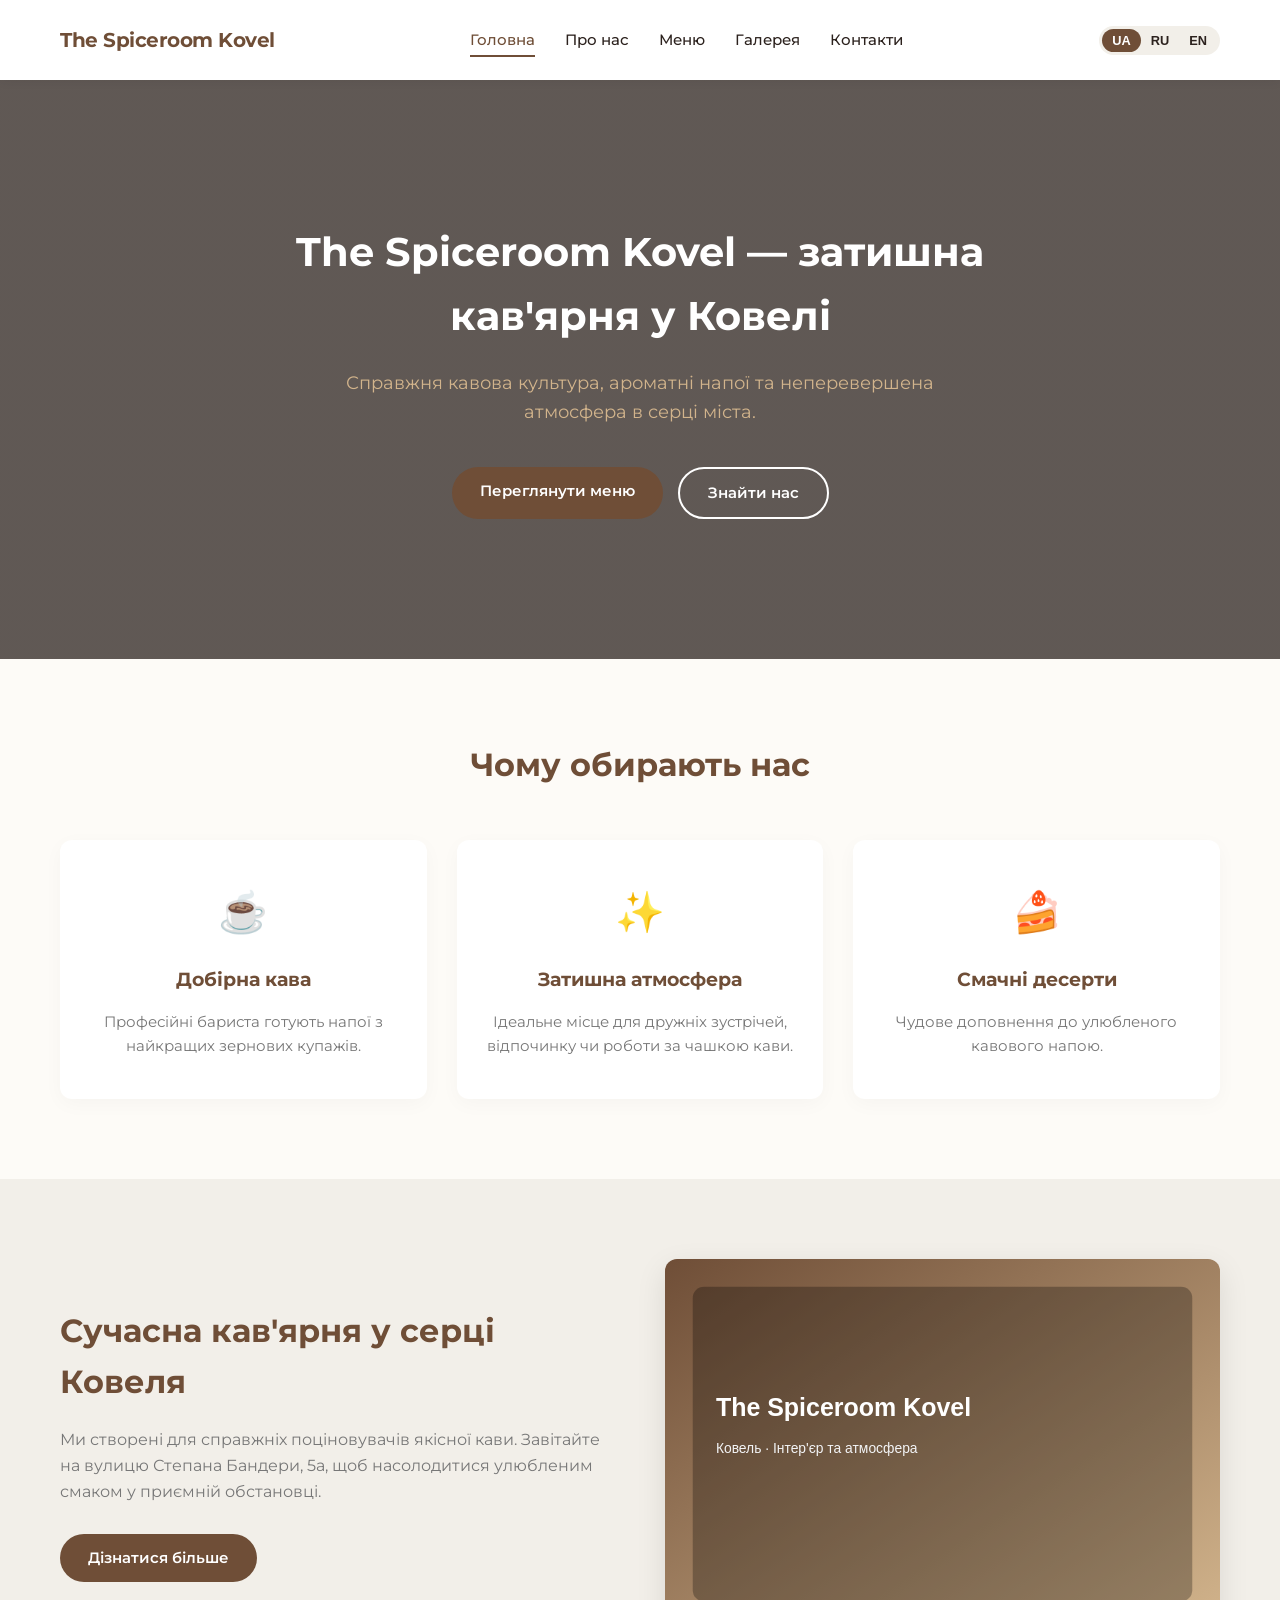
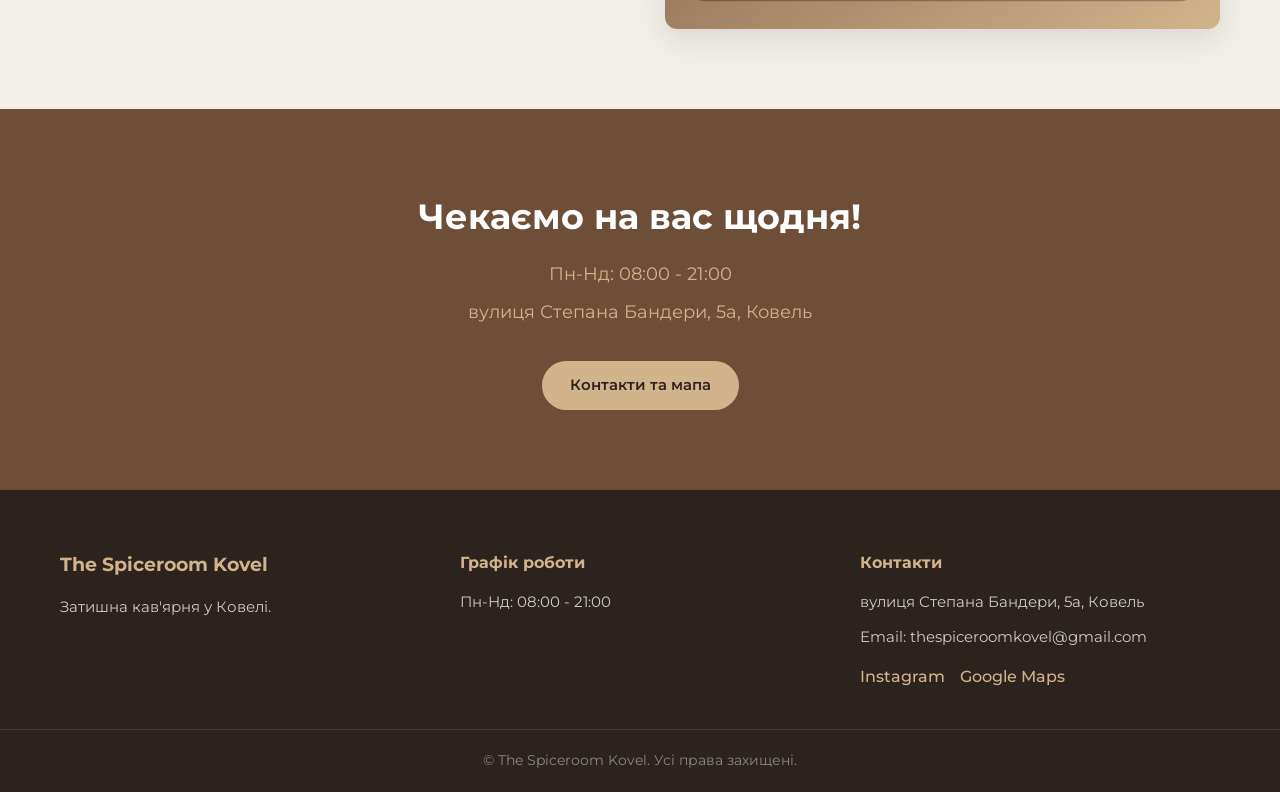
<file: index.html>
<!DOCTYPE html>
<html lang="uk">
<head>
    <meta charset="UTF-8">
    <meta name="viewport" content="width=device-width, initial-scale=1.0">
    <title>The Spiceroom Kovel — Затишна кав'ярня у Ковелі</title>
    <link rel="preconnect" href="https://fonts.googleapis.com">
    <link rel="preconnect" href="https://fonts.gstatic.com" crossorigin>
    <link href="https://fonts.googleapis.com/css2?family=Montserrat:wght@400;500;600;700&display=swap" rel="stylesheet">
    <link rel="stylesheet" href="assets/style.css">
</head>
<body>
    <header class="site-header">
        <div class="container nav-container">
            <a href="index.html" class="brand-logo" data-i18n="brand_name">The Spiceroom Kovel</a>
            <nav class="main-nav" id="mainNav">
                <a href="index.html" class="nav-link active" data-i18n="nav_home">Головна</a>
                <a href="about.html" class="nav-link" data-i18n="nav_about">Про нас</a>
                <a href="services.html" class="nav-link" data-i18n="nav_services">Меню</a>
                <a href="gallery.html" class="nav-link" data-i18n="nav_gallery">Галерея</a>
                <a href="contacts.html" class="nav-link" data-i18n="nav_contacts">Контакти</a>
            </nav>
            <div class="header-actions">
                <div class="lang-switcher">
                    <button class="lang-btn active" data-lang="uk">UA</button>
                    <button class="lang-btn" data-lang="ru">RU</button>
                    <button class="lang-btn" data-lang="en">EN</button>
                </div>
                <button class="mobile-menu-toggle" id="menuToggle" aria-label="Меню">
                    <span></span><span></span><span></span>
                </button>
            </div>
        </div>
    </header>

    <main>
        <section class="hero">
            <div class="container hero-content">
                <h1 data-i18n="hero_title">The Spiceroom Kovel — затишна кав'ярня у Ковелі</h1>
                <p class="hero-subtitle" data-i18n="hero_subtitle">Справжня кавова культура, ароматні напої та неперевершена атмосфера в серці міста.</p>
                <div class="hero-buttons">
                    <a href="services.html" class="btn btn-primary" data-i18n="btn_menu">Переглянути меню</a>
                    <a href="contacts.html" class="btn btn-outline" data-i18n="btn_contacts">Знайти нас</a>
                </div>
            </div>
        </section>

        <section class="section features-section">
            <div class="container">
                <div class="section-header">
                    <h2 data-i18n="features_heading">Чому обирають нас</h2>
                </div>
                <div class="features-grid">
                    <div class="feature-card">
                        <div class="feature-icon">☕</div>
                        <h3 data-i18n="feat_1_title">Добірна кава</h3>
                        <p data-i18n="feat_1_desc">Професійні бариста готують напої з найкращих зернових купажів.</p>
                    </div>
                    <div class="feature-card">
                        <div class="feature-icon">✨</div>
                        <h3 data-i18n="feat_2_title">Затишна атмосфера</h3>
                        <p data-i18n="feat_2_desc">Ідеальне місце для дружніх зустрічей, відпочинку чи роботи за чашкою кави.</p>
                    </div>
                    <div class="feature-card">
                        <div class="feature-icon">🍰</div>
                        <h3 data-i18n="feat_3_title">Смачні десерти</h3>
                        <p data-i18n="feat_3_desc">Чудове доповнення до улюбленого кавового напою.</p>
                    </div>
                </div>
            </div>
        </section>

        <section class="section about-preview">
            <div class="container about-preview-grid">
                <div class="about-preview-text">
                    <h2 data-i18n="about_preview_title">Сучасна кав'ярня у серці Ковеля</h2>
                    <p data-i18n="about_preview_desc">Ми створені для справжніх поціновувачів якісної кави. Завітайте на вулицю Степана Бандери, 5а, щоб насолодитися улюбленим смаком у приємній обстановці.</p>
                    <a href="about.html" class="btn btn-primary" data-i18n="btn_read_more">Дізнатися більше</a>
                </div>
                <div class="about-preview-image">
                    <img src="images/photo-01.svg" alt="The Spiceroom Kovel інтер'єр кав'ярні" loading="eager">
                </div>
            </div>
        </section>

        <section class="section cta-section">
            <div class="container cta-container">
                <h2 data-i18n="cta_title">Чекаємо на вас щодня!</h2>
                <p data-i18n="cta_hours">Пн-Нд: 08:00 - 21:00</p>
                <p data-i18n="cta_address">вулиця Степана Бандери, 5а, Ковель</p>
                <a href="contacts.html" class="btn btn-accent" data-i18n="btn_visit">Контакти та мапа</a>
            </div>
        </section>
    </main>

    <footer class="site-footer">
        <div class="container footer-content">
            <div class="footer-col">
                <h3 data-i18n="brand_name">The Spiceroom Kovel</h3>
                <p data-i18n="footer_desc">Затишна кав'ярня у Ковелі.</p>
            </div>
            <div class="footer-col">
                <h4 data-i18n="footer_hours_title">Графік роботи</h4>
                <p>Пн-Нд: 08:00 - 21:00</p>
            </div>
            <div class="footer-col">
                <h4 data-i18n="footer_contacts_title">Контакти</h4>
                <p>вулиця Степана Бандери, 5а, Ковель</p>
                <p>Email: thespiceroomkovel@gmail.com</p>
                <div class="social-links">
                    <a href="https://www.instagram.com/thespiceroomkovel" target="_blank" rel="noopener">Instagram</a>
                    <a href="https://www.google.com/maps/place/The+Spiceroom+Kovel/@51.2185,24.7081,17z" target="_blank" rel="noopener" data-i18n="map_link">Google Maps</a>
                </div>
            </div>
        </div>
        <div class="footer-bottom">
            <p>&copy; The Spiceroom Kovel. <span data-i18n="rights">Усі права захищені.</span></p>
        </div>
    </footer>

    <script src="assets/script.js"></script>
</body>
</html>
</file>
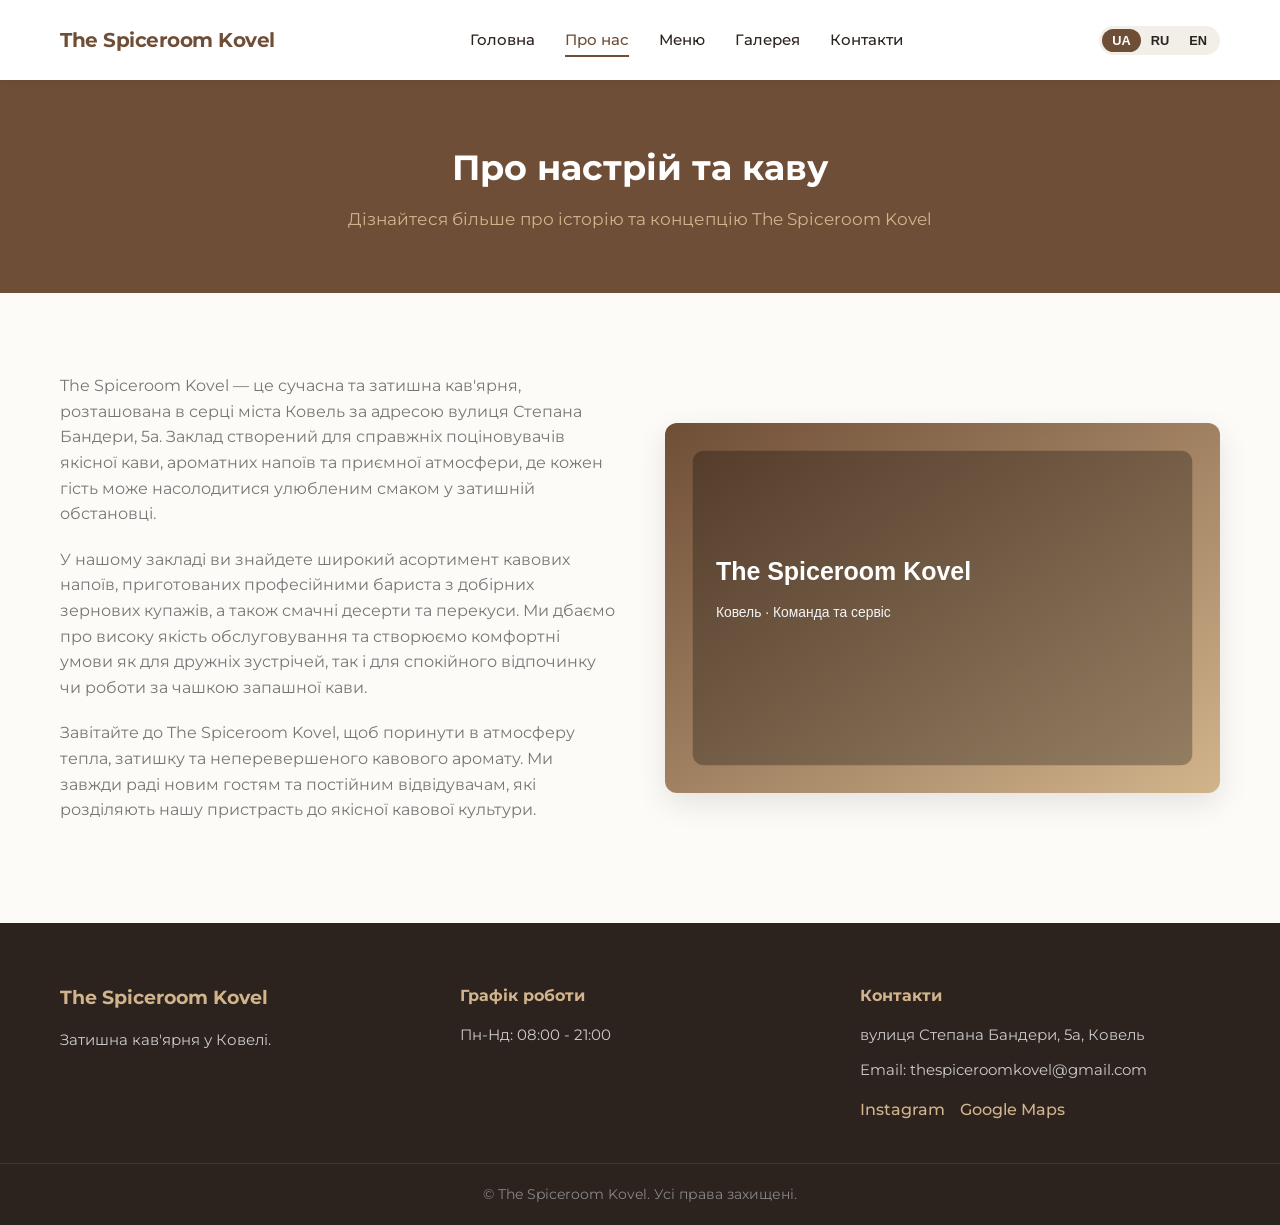
<file: about.html>
<!DOCTYPE html>
<html lang="uk">
<head>
    <meta charset="UTF-8">
    <meta name="viewport" content="width=device-width, initial-scale=1.0">
    <title>Про нас — The Spiceroom Kovel</title>
    <link rel="preconnect" href="https://fonts.googleapis.com">
    <link rel="preconnect" href="https://fonts.gstatic.com" crossorigin>
    <link href="https://fonts.googleapis.com/css2?family=Montserrat:wght@400;500;600;700&display=swap" rel="stylesheet">
    <link rel="stylesheet" href="assets/style.css">
</head>
<body>
    <header class="site-header">
        <div class="container nav-container">
            <a href="index.html" class="brand-logo" data-i18n="brand_name">The Spiceroom Kovel</a>
            <nav class="main-nav" id="mainNav">
                <a href="index.html" class="nav-link" data-i18n="nav_home">Головна</a>
                <a href="about.html" class="nav-link active" data-i18n="nav_about">Про нас</a>
                <a href="services.html" class="nav-link" data-i18n="nav_services">Меню</a>
                <a href="gallery.html" class="nav-link" data-i18n="nav_gallery">Галерея</a>
                <a href="contacts.html" class="nav-link" data-i18n="nav_contacts">Контакти</a>
            </nav>
            <div class="header-actions">
                <div class="lang-switcher">
                    <button class="lang-btn active" data-lang="uk">UA</button>
                    <button class="lang-btn" data-lang="ru">RU</button>
                    <button class="lang-btn" data-lang="en">EN</button>
                </div>
                <button class="mobile-menu-toggle" id="menuToggle" aria-label="Меню">
                    <span></span><span></span><span></span>
                </button>
            </div>
        </div>
    </header>

    <main>
        <section class="page-header">
            <div class="container">
                <h1 data-i18n="about_page_title">Про настрій та каву</h1>
                <p data-i18n="about_page_subtitle">Дізнайтеся більше про історію та концепцію The Spiceroom Kovel</p>
            </div>
        </section>

        <section class="section about-content-section">
            <div class="container">
                <div class="about-text-grid">
                    <div class="about-text-block">
                        <p data-i18n="about_p1">The Spiceroom Kovel — це сучасна та затишна кав'ярня, розташована в серці міста Ковель за адресою вулиця Степана Бандери, 5а. Заклад створений для справжніх поціновувачів якісної кави, ароматних напоїв та приємної атмосфери, де кожен гість може насолодитися улюбленим смаком у затишній обстановці.</p>
                        <p data-i18n="about_p2">У нашому закладі ви знайдете широкий асортимент кавових напоїв, приготованих професійними бариста з добірних зернових купажів, а також смачні десерти та перекуси. Ми дбаємо про високу якість обслуговування та створюємо комфортні умови як для дружніх зустрічей, так і для спокійного відпочинку чи роботи за чашкою запашної кави.</p>
                        <p data-i18n="about_p3">Завітайте до The Spiceroom Kovel, щоб поринути в атмосферу тепла, затишку та неперевершеного кавового аромату. Ми завжди раді новим гостям та постійним відвідувачам, які розділяють нашу пристрасть до якісної кавової культури.</p>
                    </div>
                    <div class="about-image-block">
                        <img src="images/photo-02.svg" alt="The Spiceroom Kovel атмосфера" loading="lazy">
                    </div>
                </div>
            </div>
        </section>
    </main>

    <footer class="site-footer">
        <div class="container footer-content">
            <div class="footer-col">
                <h3 data-i18n="brand_name">The Spiceroom Kovel</h3>
                <p data-i18n="footer_desc">Затишна кав'ярня у Ковелі.</p>
            </div>
            <div class="footer-col">
                <h4 data-i18n="footer_hours_title">Графік роботи</h4>
                <p>Пн-Нд: 08:00 - 21:00</p>
            </div>
            <div class="footer-col">
                <h4 data-i18n="footer_contacts_title">Контакти</h4>
                <p>вулиця Степана Бандери, 5а, Ковель</p>
                <p>Email: thespiceroomkovel@gmail.com</p>
                <div class="social-links">
                    <a href="https://www.instagram.com/thespiceroomkovel" target="_blank" rel="noopener">Instagram</a>
                    <a href="https://www.google.com/maps/place/The+Spiceroom+Kovel/@51.2185,24.7081,17z" target="_blank" rel="noopener" data-i18n="map_link">Google Maps</a>
                </div>
            </div>
        </div>
        <div class="footer-bottom">
            <p>&copy; The Spiceroom Kovel. <span data-i18n="rights">Усі права захищені.</span></p>
        </div>
    </footer>

    <script src="assets/script.js"></script>
</body>
</html>
</file>
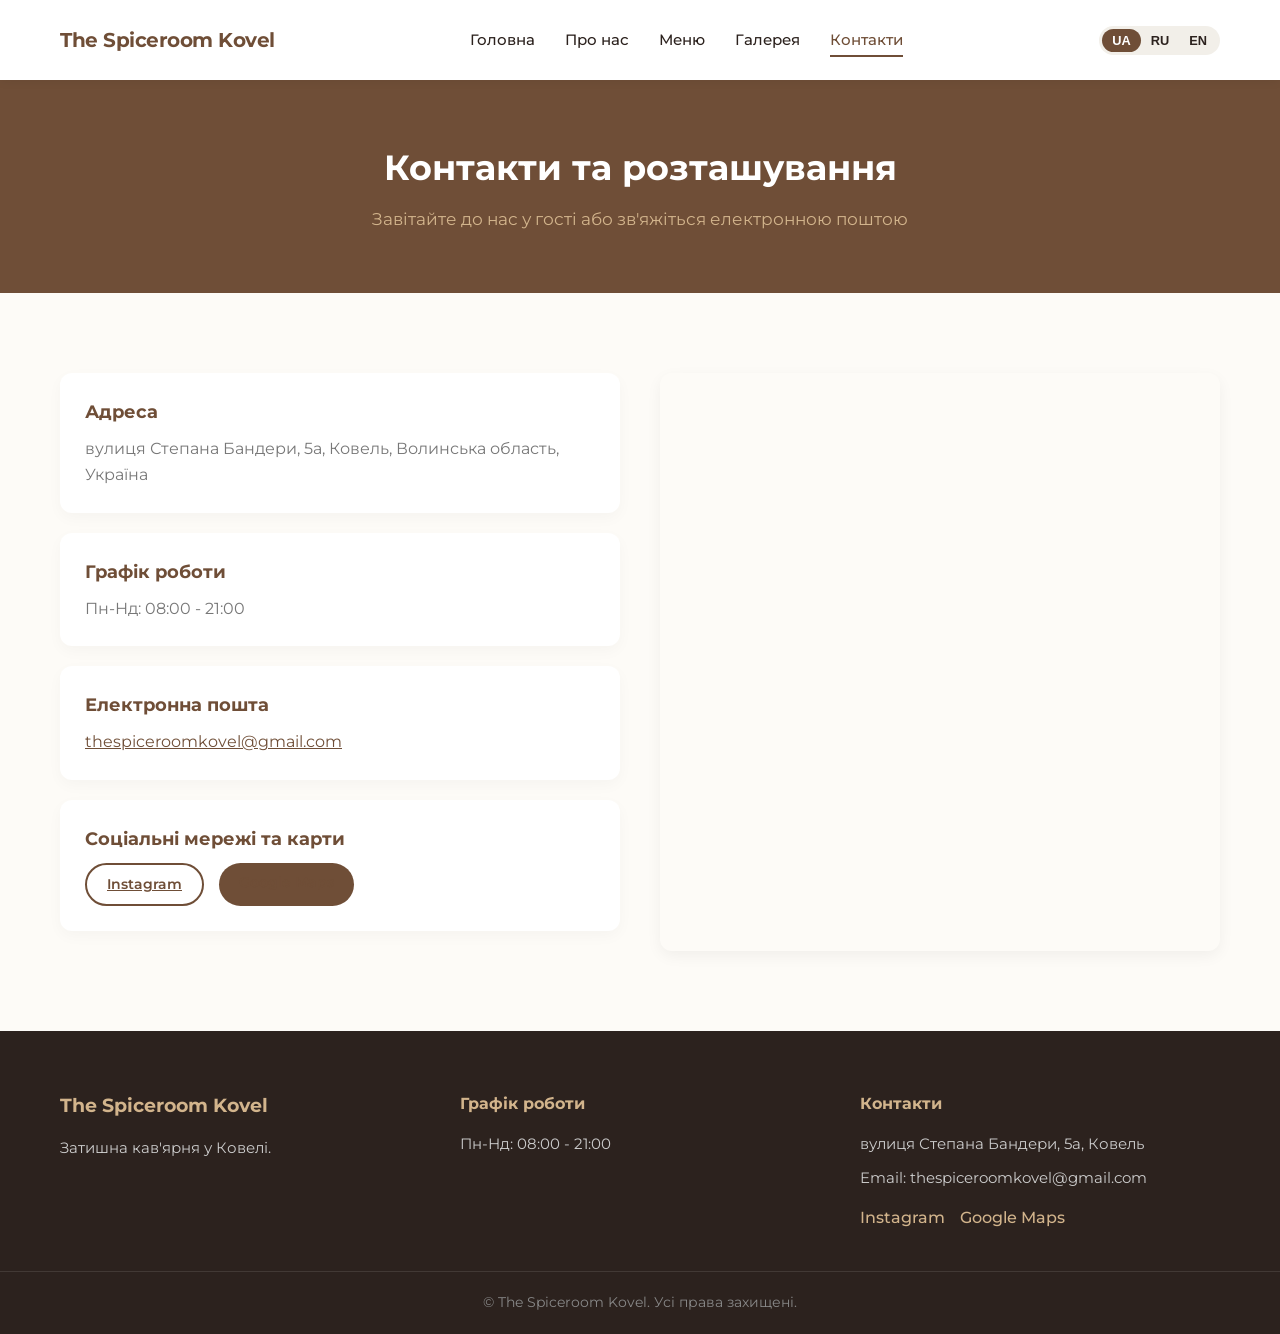
<file: contacts.html>
<!DOCTYPE html>
<html lang="uk">
<head>
    <meta charset="UTF-8">
    <meta name="viewport" content="width=device-width, initial-scale=1.0">
    <title>Контакти — The Spiceroom Kovel</title>
    <link rel="preconnect" href="https://fonts.googleapis.com">
    <link rel="preconnect" href="https://fonts.gstatic.com" crossorigin>
    <link href="https://fonts.googleapis.com/css2?family=Montserrat:wght@400;500;600;700&display=swap" rel="stylesheet">
    <link rel="stylesheet" href="assets/style.css">
</head>
<body>
    <header class="site-header">
        <div class="container nav-container">
            <a href="index.html" class="brand-logo" data-i18n="brand_name">The Spiceroom Kovel</a>
            <nav class="main-nav" id="mainNav">
                <a href="index.html" class="nav-link" data-i18n="nav_home">Головна</a>
                <a href="about.html" class="nav-link" data-i18n="nav_about">Про нас</a>
                <a href="services.html" class="nav-link" data-i18n="nav_services">Меню</a>
                <a href="gallery.html" class="nav-link" data-i18n="nav_gallery">Галерея</a>
                <a href="contacts.html" class="nav-link active" data-i18n="nav_contacts">Контакти</a>
            </nav>
            <div class="header-actions">
                <div class="lang-switcher">
                    <button class="lang-btn active" data-lang="uk">UA</button>
                    <button class="lang-btn" data-lang="ru">RU</button>
                    <button class="lang-btn" data-lang="en">EN</button>
                </div>
                <button class="mobile-menu-toggle" id="menuToggle" aria-label="Меню">
                    <span></span><span></span><span></span>
                </button>
            </div>
        </div>
    </header>

    <main>
        <section class="page-header">
            <div class="container">
                <h1 data-i18n="contacts_page_title">Контакти та розташування</h1>
                <p data-i18n="contacts_page_subtitle">Завітайте до нас у гості або зв'яжіться електронною поштою</p>
            </div>
        </section>

        <section class="section contacts-section">
            <div class="container contacts-grid">
                <div class="contacts-info">
                    <div class="contact-card">
                        <h3 data-i18n="lbl_address">Адреса</h3>
                        <p>вулиця Степана Бандери, 5а, Ковель, Волинська область, Україна</p>
                    </div>
                    <div class="contact-card">
                        <h3 data-i18n="lbl_hours">Графік роботи</h3>
                        <p>Пн-Нд: 08:00 - 21:00</p>
                    </div>
                    <div class="contact-card">
                        <h3 data-i18n="lbl_email">Електронна пошта</h3>
                        <p><a href="mailto:thespiceroomkovel@gmail.com">thespiceroomkovel@gmail.com</a></p>
                    </div>
                    <div class="contact-card">
                        <h3 data-i18n="lbl_socials">Соціальні мережі та карти</h3>
                        <div class="social-links-block">
                            <a href="https://www.instagram.com/thespiceroomkovel" target="_blank" rel="noopener" class="btn btn-outline">Instagram</a>
                            <a href="https://www.google.com/maps/place/The+Spiceroom+Kovel/@51.2185,24.7081,17z" target="_blank" rel="noopener" class="btn btn-primary" data-i18n="map_link">Google Maps</a>
                        </div>
                    </div>
                </div>
                <div class="contacts-map">
                    <div class="map-wrapper">
                        <iframe src="https://www.google.com/maps/embed?pb=!1m18!1m12!1m3!1d2508.852157585!2d24.7059113!3d51.2185!2m3!1f0!2f0!3f0!3m2!1i1024!2i768!4f13.1!3m3!1m2!1s0x4725b6a38210332d%3A0x0!2zVHJpZXMgU3BpY2Vyb29tIEtvdmVs!5e0!3m2!1suk!2sua!4v1620000000000!5m2!1suk!2sua" width="100%" height="450" style="border:0;" allowfullscreen="" loading="lazy" title="The Spiceroom Kovel на мапі"></iframe>
                    </div>
                </div>
            </div>
        </section>
    </main>

    <footer class="site-footer">
        <div class="container footer-content">
            <div class="footer-col">
                <h3 data-i18n="brand_name">The Spiceroom Kovel</h3>
                <p data-i18n="footer_desc">Затишна кав'ярня у Ковелі.</p>
            </div>
            <div class="footer-col">
                <h4 data-i18n="footer_hours_title">Графік роботи</h4>
                <p>Пн-Нд: 08:00 - 21:00</p>
            </div>
            <div class="footer-col">
                <h4 data-i18n="footer_contacts_title">Контакти</h4>
                <p>вулиця Степана Бандери, 5а, Ковель</p>
                <p>Email: thespiceroomkovel@gmail.com</p>
                <div class="social-links">
                    <a href="https://www.instagram.com/thespiceroomkovel" target="_blank" rel="noopener">Instagram</a>
                    <a href="https://www.google.com/maps/place/The+Spiceroom+Kovel/@51.2185,24.7081,17z" target="_blank" rel="noopener" data-i18n="map_link">Google Maps</a>
                </div>
            </div>
        </div>
        <div class="footer-bottom">
            <p>&copy; The Spiceroom Kovel. <span data-i18n="rights">Усі права захищені.</span></p>
        </div>
    </footer>

    <script src="assets/script.js"></script>
</body>
</html>
</file>
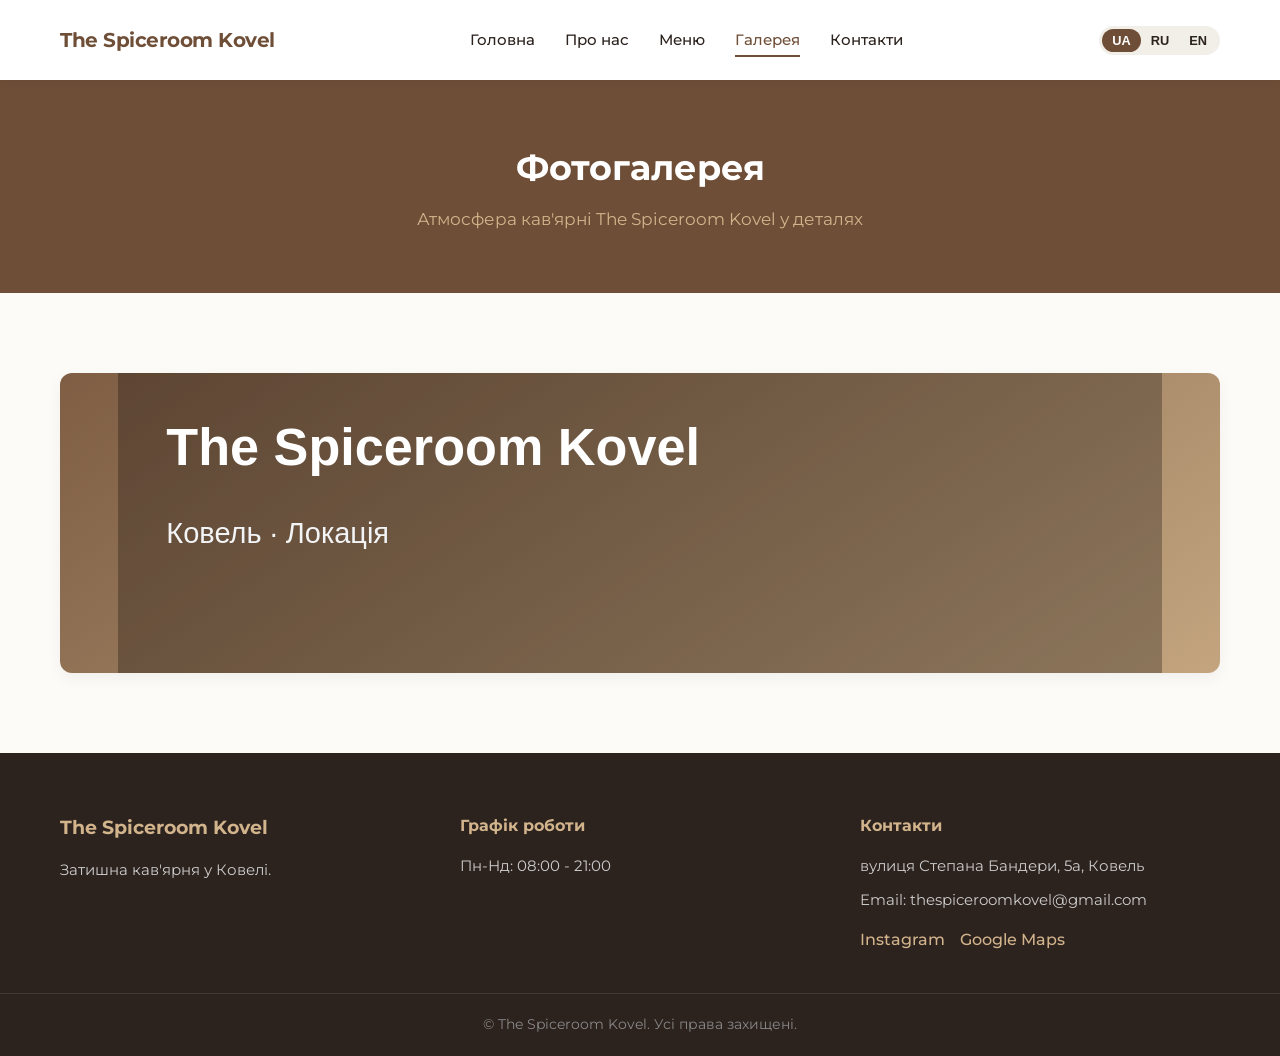
<file: gallery.html>
<!DOCTYPE html>
<html lang="uk">
<head>
    <meta charset="UTF-8">
    <meta name="viewport" content="width=device-width, initial-scale=1.0">
    <title>Галерея — The Spiceroom Kovel</title>
    <link rel="preconnect" href="https://fonts.googleapis.com">
    <link rel="preconnect" href="https://fonts.gstatic.com" crossorigin>
    <link href="https://fonts.googleapis.com/css2?family=Montserrat:wght@400;500;600;700&display=swap" rel="stylesheet">
    <link rel="stylesheet" href="assets/style.css">
</head>
<body>
    <header class="site-header">
        <div class="container nav-container">
            <a href="index.html" class="brand-logo" data-i18n="brand_name">The Spiceroom Kovel</a>
            <nav class="main-nav" id="mainNav">
                <a href="index.html" class="nav-link" data-i18n="nav_home">Головна</a>
                <a href="about.html" class="nav-link" data-i18n="nav_about">Про нас</a>
                <a href="services.html" class="nav-link" data-i18n="nav_services">Меню</a>
                <a href="gallery.html" class="nav-link active" data-i18n="nav_gallery">Галерея</a>
                <a href="contacts.html" class="nav-link" data-i18n="nav_contacts">Контакти</a>
            </nav>
            <div class="header-actions">
                <div class="lang-switcher">
                    <button class="lang-btn active" data-lang="uk">UA</button>
                    <button class="lang-btn" data-lang="ru">RU</button>
                    <button class="lang-btn" data-lang="en">EN</button>
                </div>
                <button class="mobile-menu-toggle" id="menuToggle" aria-label="Меню">
                    <span></span><span></span><span></span>
                </button>
            </div>
        </div>
    </header>

    <main>
        <section class="page-header">
            <div class="container">
                <h1 data-i18n="gallery_page_title">Фотогалерея</h1>
                <p data-i18n="gallery_page_subtitle">Атмосфера кав'ярні The Spiceroom Kovel у деталях</p>
            </div>
        </section>

        <section class="section gallery-section">
            <div class="container">
                <div class="gallery-grid">
                    <div class="gallery-item">
                        <img src="images/photo-03.svg" alt="Інтер'єр та атмосфера The Spiceroom Kovel" loading="lazy">
                    </div>
                </div>
            </div>
        </section>
    </main>

    <footer class="site-footer">
        <div class="container footer-content">
            <div class="footer-col">
                <h3 data-i18n="brand_name">The Spiceroom Kovel</h3>
                <p data-i18n="footer_desc">Затишна кав'ярня у Ковелі.</p>
            </div>
            <div class="footer-col">
                <h4 data-i18n="footer_hours_title">Графік роботи</h4>
                <p>Пн-Нд: 08:00 - 21:00</p>
            </div>
            <div class="footer-col">
                <h4 data-i18n="footer_contacts_title">Контакти</h4>
                <p>вулиця Степана Бандери, 5а, Ковель</p>
                <p>Email: thespiceroomkovel@gmail.com</p>
                <div class="social-links">
                    <a href="https://www.instagram.com/thespiceroomkovel" target="_blank" rel="noopener">Instagram</a>
                    <a href="https://www.google.com/maps/place/The+Spiceroom+Kovel/@51.2185,24.7081,17z" target="_blank" rel="noopener" data-i18n="map_link">Google Maps</a>
                </div>
            </div>
        </div>
        <div class="footer-bottom">
            <p>&copy; The Spiceroom Kovel. <span data-i18n="rights">Усі права захищені.</span></p>
        </div>
    </footer>

    <script src="assets/script.js"></script>
</body>
</html>
</file>
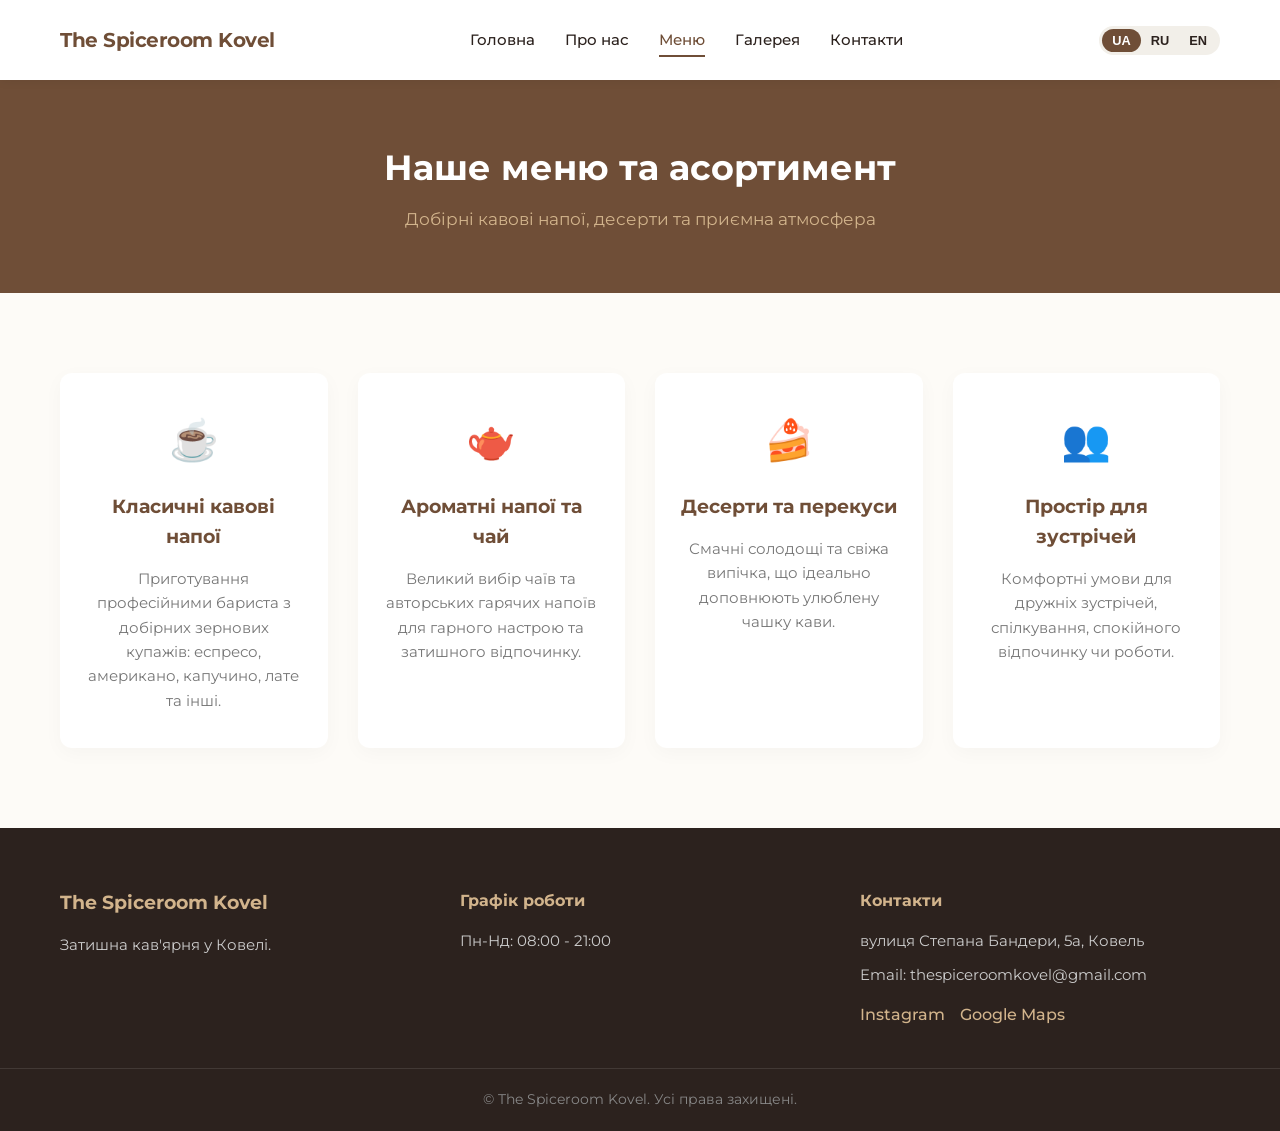
<file: services.html>
<!DOCTYPE html>
<html lang="uk">
<head>
    <meta charset="UTF-8">
    <meta name="viewport" content="width=device-width, initial-scale=1.0">
    <title>Меню та Послуги — The Spiceroom Kovel</title>
    <link rel="preconnect" href="https://fonts.googleapis.com">
    <link rel="preconnect" href="https://fonts.gstatic.com" crossorigin>
    <link href="https://fonts.googleapis.com/css2?family=Montserrat:wght@400;500;600;700&display=swap" rel="stylesheet">
    <link rel="stylesheet" href="assets/style.css">
</head>
<body>
    <header class="site-header">
        <div class="container nav-container">
            <a href="index.html" class="brand-logo" data-i18n="brand_name">The Spiceroom Kovel</a>
            <nav class="main-nav" id="mainNav">
                <a href="index.html" class="nav-link" data-i18n="nav_home">Головна</a>
                <a href="about.html" class="nav-link" data-i18n="nav_about">Про нас</a>
                <a href="services.html" class="nav-link active" data-i18n="nav_services">Меню</a>
                <a href="gallery.html" class="nav-link" data-i18n="nav_gallery">Галерея</a>
                <a href="contacts.html" class="nav-link" data-i18n="nav_contacts">Контакти</a>
            </nav>
            <div class="header-actions">
                <div class="lang-switcher">
                    <button class="lang-btn active" data-lang="uk">UA</button>
                    <button class="lang-btn" data-lang="ru">RU</button>
                    <button class="lang-btn" data-lang="en">EN</button>
                </div>
                <button class="mobile-menu-toggle" id="menuToggle" aria-label="Меню">
                    <span></span><span></span><span></span>
                </button>
            </div>
        </div>
    </header>

    <main>
        <section class="page-header">
            <div class="container">
                <h1 data-i18n="services_page_title">Наше меню та асортимент</h1>
                <p data-i18n="services_page_subtitle">Добірні кавові напої, десерти та приємна атмосфера</p>
            </div>
        </section>

        <section class="section services-section">
            <div class="container">
                <div class="services-grid">
                    <div class="service-card">
                        <div class="service-icon">☕</div>
                        <h3 data-i18n="srv_coffee_title">Класичні кавові напої</h3>
                        <p data-i18n="srv_coffee_desc">Приготування професійними бариста з добірних зернових купажів: еспресо, американо, капучино, лате та інші.</p>
                    </div>
                    <div class="service-card">
                        <div class="service-icon">🫖</div>
                        <h3 data-i18n="srv_tea_title">Ароматні напої та чай</h3>
                        <p data-i18n="srv_tea_desc">Великий вибір чаїв та авторських гарячих напоїв для гарного настрою та затишного відпочинку.</p>
                    </div>
                    <div class="service-card">
                        <div class="service-icon">🍰</div>
                        <h3 data-i18n="srv_dessert_title">Десерти та перекуси</h3>
                        <p data-i18n="srv_dessert_desc">Смачні солодощі та свіжа випічка, що ідеально доповнюють улюблену чашку кави.</p>
                    </div>
                    <div class="service-card">
                        <div class="service-icon">👥</div>
                        <h3 data-i18n="srv_atmos_title">Простір для зустрічей</h3>
                        <p data-i18n="srv_atmos_desc">Комфортні умови для дружніх зустрічей, спілкування, спокійного відпочинку чи роботи.</p>
                    </div>
                </div>
            </div>
        </section>
    </main>

    <footer class="site-footer">
        <div class="container footer-content">
            <div class="footer-col">
                <h3 data-i18n="brand_name">The Spiceroom Kovel</h3>
                <p data-i18n="footer_desc">Затишна кав'ярня у Ковелі.</p>
            </div>
            <div class="footer-col">
                <h4 data-i18n="footer_hours_title">Графік роботи</h4>
                <p>Пн-Нд: 08:00 - 21:00</p>
            </div>
            <div class="footer-col">
                <h4 data-i18n="footer_contacts_title">Контакти</h4>
                <p>вулиця Степана Бандери, 5а, Ковель</p>
                <p>Email: thespiceroomkovel@gmail.com</p>
                <div class="social-links">
                    <a href="https://www.instagram.com/thespiceroomkovel" target="_blank" rel="noopener">Instagram</a>
                    <a href="https://www.google.com/maps/place/The+Spiceroom+Kovel/@51.2185,24.7081,17z" target="_blank" rel="noopener" data-i18n="map_link">Google Maps</a>
                </div>
            </div>
        </div>
        <div class="footer-bottom">
            <p>&copy; The Spiceroom Kovel. <span data-i18n="rights">Усі права захищені.</span></p>
        </div>
    </footer>

    <script src="assets/script.js"></script>
</body>
</html>
</file>
<file: assets/style.css>
:root {
    --primary: #6F4E37;
    --secondary: #D2B48C;
    --accent: #A0522D;
    --dark: #2C221E;
    --light: #FDFBF7;
    --white: #FFFFFF;
    --gray: #777777;
    --light-gray: #F2EFE9;
    --transition: all 0.3s ease;
}

* {
    box-sizing: border-box;
    margin: 0;
    padding: 0;
}

body {
    font-family: 'Montserrat', sans-serif;
    background-color: var(--light);
    color: var(--dark);
    line-height: 1.6;
    display: flex;
    flex-direction: column;
    min-height: 100vh;
}

img {
    max-width: 100%;
    height: auto;
    display: block;
    object-fit: cover;
}

a {
    text-decoration: none;
    color: inherit;
    transition: var(--transition);
}

ul {
    list-style: none;
}

.container {
    width: 100%;
    max-width: 1200px;
    margin: 0 auto;
    padding: 0 20px;
}

/* Header */
.site-header {
    background-color: var(--white);
    box-shadow: 0 2px 10px rgba(0,0,0,0.05);
    position: sticky;
    top: 0;
    z-index: 1000;
}

.nav-container {
    display: flex;
    align-items: center;
    justify-content: space-between;
    height: 80px;
}

.brand-logo {
    font-weight: 700;
    font-size: 1.25rem;
    color: var(--primary);
    letter-spacing: -0.5px;
}

.main-nav {
    display: flex;
    gap: 30px;
}

.nav-link {
    font-weight: 500;
    font-size: 0.95rem;
    color: var(--dark);
    position: relative;
    padding: 5px 0;
}

.nav-link:hover,
.nav-link.active {
    color: var(--primary);
}

.nav-link::after {
    content: '';
    position: absolute;
    bottom: 0;
    left: 0;
    width: 0;
    height: 2px;
    background-color: var(--primary);
    transition: var(--transition);
}

.nav-link.active::after,
.nav-link:hover::after {
    width: 100%;
}

.header-actions {
    display: flex;
    align-items: center;
    gap: 20px;
}

.lang-switcher {
    display: flex;
    background: var(--light-gray);
    border-radius: 20px;
    padding: 3px;
}

.lang-btn {
    background: transparent;
    border: none;
    padding: 4px 10px;
    font-size: 0.8rem;
    font-weight: 600;
    cursor: pointer;
    border-radius: 15px;
    color: var(--dark);
    transition: var(--transition);
}

.lang-btn.active {
    background: var(--primary);
    color: var(--white);
}

.mobile-menu-toggle {
    display: none;
    background: none;
    border: none;
    cursor: pointer;
    width: 30px;
    height: 24px;
    position: relative;
}

.mobile-menu-toggle span {
    display: block;
    width: 100%;
    height: 2px;
    background: var(--dark);
    position: absolute;
    left: 0;
    transition: var(--transition);
}

.mobile-menu-toggle span:nth-child(1) { top: 0; }
.mobile-menu-toggle span:nth-child(2) { top: 11px; }
.mobile-menu-toggle span:nth-child(3) { bottom: 0; }

/* Hero */
.hero {
    background: linear-gradient(rgba(44, 34, 30, 0.75), rgba(44, 34, 30, 0.75)), url('https://lh5.googleusercontent.com/p/AF1QipN3-z0W6Nl9Y8K8s9xK0zX0zX0zX0zX0zX0zX0z=w400-h300-k-no') center/cover no-repeat;
    color: var(--white);
    padding: 140px 0;
    text-align: center;
}

.hero-content h1 {
    font-size: 2.5rem;
    font-weight: 700;
    margin-bottom: 20px;
    max-width: 800px;
    margin-left: auto;
    margin-right: auto;
}

.hero-subtitle {
    font-size: 1.15rem;
    margin-bottom: 40px;
    color: var(--secondary);
    max-width: 600px;
    margin-left: auto;
    margin-right: auto;
}

.hero-buttons {
    display: flex;
    justify-content: center;
    gap: 15px;
}

/* Buttons */
.btn {
    display: inline-block;
    padding: 12px 28px;
    border-radius: 30px;
    font-weight: 600;
    font-size: 0.95rem;
    cursor: pointer;
    transition: var(--transition);
    text-align: center;
}

.btn-primary {
    background-color: var(--primary);
    color: var(--white);
}

.btn-primary:hover {
    background-color: var(--accent);
}

.btn-outline {
    background-color: transparent;
    border: 2px solid var(--white);
    color: var(--white);
}

.btn-outline:hover {
    background-color: var(--white);
    color: var(--dark);
}

.btn-accent {
    background-color: var(--secondary);
    color: var(--dark);
}

.btn-accent:hover {
    background-color: var(--white);
}

/* Sections */
.section {
    padding: 80px 0;
}

.section-header {
    text-align: center;
    margin-bottom: 50px;
}

.section-header h2 {
    font-size: 2rem;
    color: var(--primary);
}

/* Features */
.features-grid {
    display: grid;
    grid-template-columns: repeat(auto-fit, minmax(300px, 1fr));
    gap: 30px;
}

.feature-card {
    background: var(--white);
    padding: 40px 30px;
    border-radius: 12px;
    text-align: center;
    box-shadow: 0 5px 20px rgba(0,0,0,0.03);
    transition: var(--transition);
}

.feature-card:hover {
    transform: translateY(-5px);
}

.feature-icon {
    font-size: 2.5rem;
    margin-bottom: 20px;
}

.feature-card h3 {
    font-size: 1.2rem;
    margin-bottom: 15px;
    color: var(--primary);
}

.feature-card p {
    color: var(--gray);
    font-size: 0.95rem;
}

/* About Preview */
.about-preview {
    background-color: var(--light-gray);
}

.about-preview-grid {
    display: grid;
    grid-template-columns: 1fr 1fr;
    gap: 50px;
    align-items: center;
}

.about-preview-text h2 {
    font-size: 2rem;
    color: var(--primary);
    margin-bottom: 20px;
}

.about-preview-text p {
    color: var(--gray);
    margin-bottom: 30px;
}

.about-preview-image img {
    border-radius: 12px;
    box-shadow: 0 10px 30px rgba(0,0,0,0.1);
}

/* CTA Section */
.cta-section {
    background-color: var(--primary);
    color: var(--white);
    text-align: center;
}

.cta-container h2 {
    font-size: 2.2rem;
    margin-bottom: 15px;
}

.cta-container p {
    font-size: 1.1rem;
    margin-bottom: 10px;
    color: var(--secondary);
}

.cta-container .btn {
    margin-top: 25px;
}

/* Page Headers */
.page-header {
    background-color: var(--primary);
    color: var(--white);
    padding: 60px 0;
    text-align: center;
}

.page-header h1 {
    font-size: 2.2rem;
    margin-bottom: 10px;
}

.page-header p {
    color: var(--secondary);
    font-size: 1.05rem;
}

/* About Page */
.about-text-grid {
    display: grid;
    grid-template-columns: 1fr 1fr;
    gap: 50px;
    align-items: center;
}

.about-text-block p {
    margin-bottom: 20px;
    color: var(--gray);
}

.about-image-block img {
    border-radius: 12px;
    box-shadow: 0 10px 30px rgba(0,0,0,0.1);
}

/* Services / Menu Page */
.services-grid {
    display: grid;
    grid-template-columns: repeat(auto-fit, minmax(250px, 1fr));
    gap: 30px;
}

.service-card {
    background: var(--white);
    padding: 35px 25px;
    border-radius: 12px;
    box-shadow: 0 5px 20px rgba(0,0,0,0.03);
    text-align: center;
}

.service-icon {
    font-size: 2.5rem;
    margin-bottom: 20px;
}

.service-card h3 {
    color: var(--primary);
    margin-bottom: 15px;
}

.service-card p {
    color: var(--gray);
    font-size: 0.95rem;
}

/* Gallery Page */
.gallery-grid {
    display: grid;
    grid-template-columns: repeat(auto-fit, minmax(300px, 1fr));
    gap: 20px;
}

.gallery-item img {
    border-radius: 12px;
    width: 100%;
    height: 300px;
    object-fit: cover;
    box-shadow: 0 5px 15px rgba(0,0,0,0.05);
}

/* Contacts Page */
.contacts-grid {
    display: grid;
    grid-template-columns: 1fr 1fr;
    gap: 40px;
}

.contact-card {
    background: var(--white);
    padding: 25px;
    border-radius: 12px;
    box-shadow: 0 5px 15px rgba(0,0,0,0.03);
    margin-bottom: 20px;
}

.contact-card h3 {
    color: var(--primary);
    margin-bottom: 10px;
    font-size: 1.1rem;
}

.contact-card p {
    color: var(--gray);
}

.contact-card a {
    color: var(--primary);
    text-decoration: underline;
}

.social-links-block {
    display: flex;
    gap: 15px;
    margin-top: 10px;
}

.social-links-block .btn {
    padding: 8px 20px;
    font-size: 0.9rem;
}

.social-links-block .btn-outline {
    border-color: var(--primary);
    color: var(--primary);
}

.social-links-block .btn-outline:hover {
    background-color: var(--primary);
    color: var(--white);
}

.map-wrapper {
    border-radius: 12px;
    overflow: hidden;
    box-shadow: 0 5px 15px rgba(0,0,0,0.05);
    height: 100%;
}

/* Footer */
.site-footer {
    background-color: var(--dark);
    color: var(--white);
    padding: 60px 0 20px;
    margin-top: auto;
}

.footer-content {
    display: grid;
    grid-template-columns: repeat(auto-fit, minmax(250px, 1fr));
    gap: 40px;
    margin-bottom: 40px;
}

.footer-col h3, .footer-col h4 {
    color: var(--secondary);
    margin-bottom: 15px;
}

.footer-col p {
    color: #CCC;
    font-size: 0.95rem;
    margin-bottom: 10px;
}

.social-links {
    display: flex;
    gap: 15px;
    margin-top: 15px;
}

.social-links a {
    color: var(--secondary);
    font-weight: 500;
}

.social-links a:hover {
    color: var(--white);
}

.footer-bottom {
    text-align: center;
    border-top: 1px solid rgba(255,255,255,0.1);
    padding-top: 20px;
    color: #888;
    font-size: 0.85rem;
}

/* Responsive */
@media (max-width: 992px) {
    .about-preview-grid,
    .about-text-grid,
    .contacts-grid {
        grid-template-columns: 1fr;
    }
}

@media (max-width: 768px) {
    .main-nav {
        position: absolute;
        top: 80px;
        left: 0;
        width: 100%;
        background-color: var(--white);
        flex-direction: column;
        align-items: center;
        padding: 20px 0;
        box-shadow: 0 10px 20px rgba(0,0,0,0.05);
        clip-path: polygon(0 0, 100% 0, 100% 0, 0 0);
        transition: clip-path 0.4s ease-in-out;
        pointer-events: none;
    }

    .main-nav.active {
        clip-path: polygon(0 0, 100% 0, 100% 100%, 0 100%);
        pointer-events: auto;
    }

    .mobile-menu-toggle {
        display: block;
    }

    .hero-content h1 {
        font-size: 2rem;
    }

    .hero {
        padding: 100px 0;
    }
}
</file>
